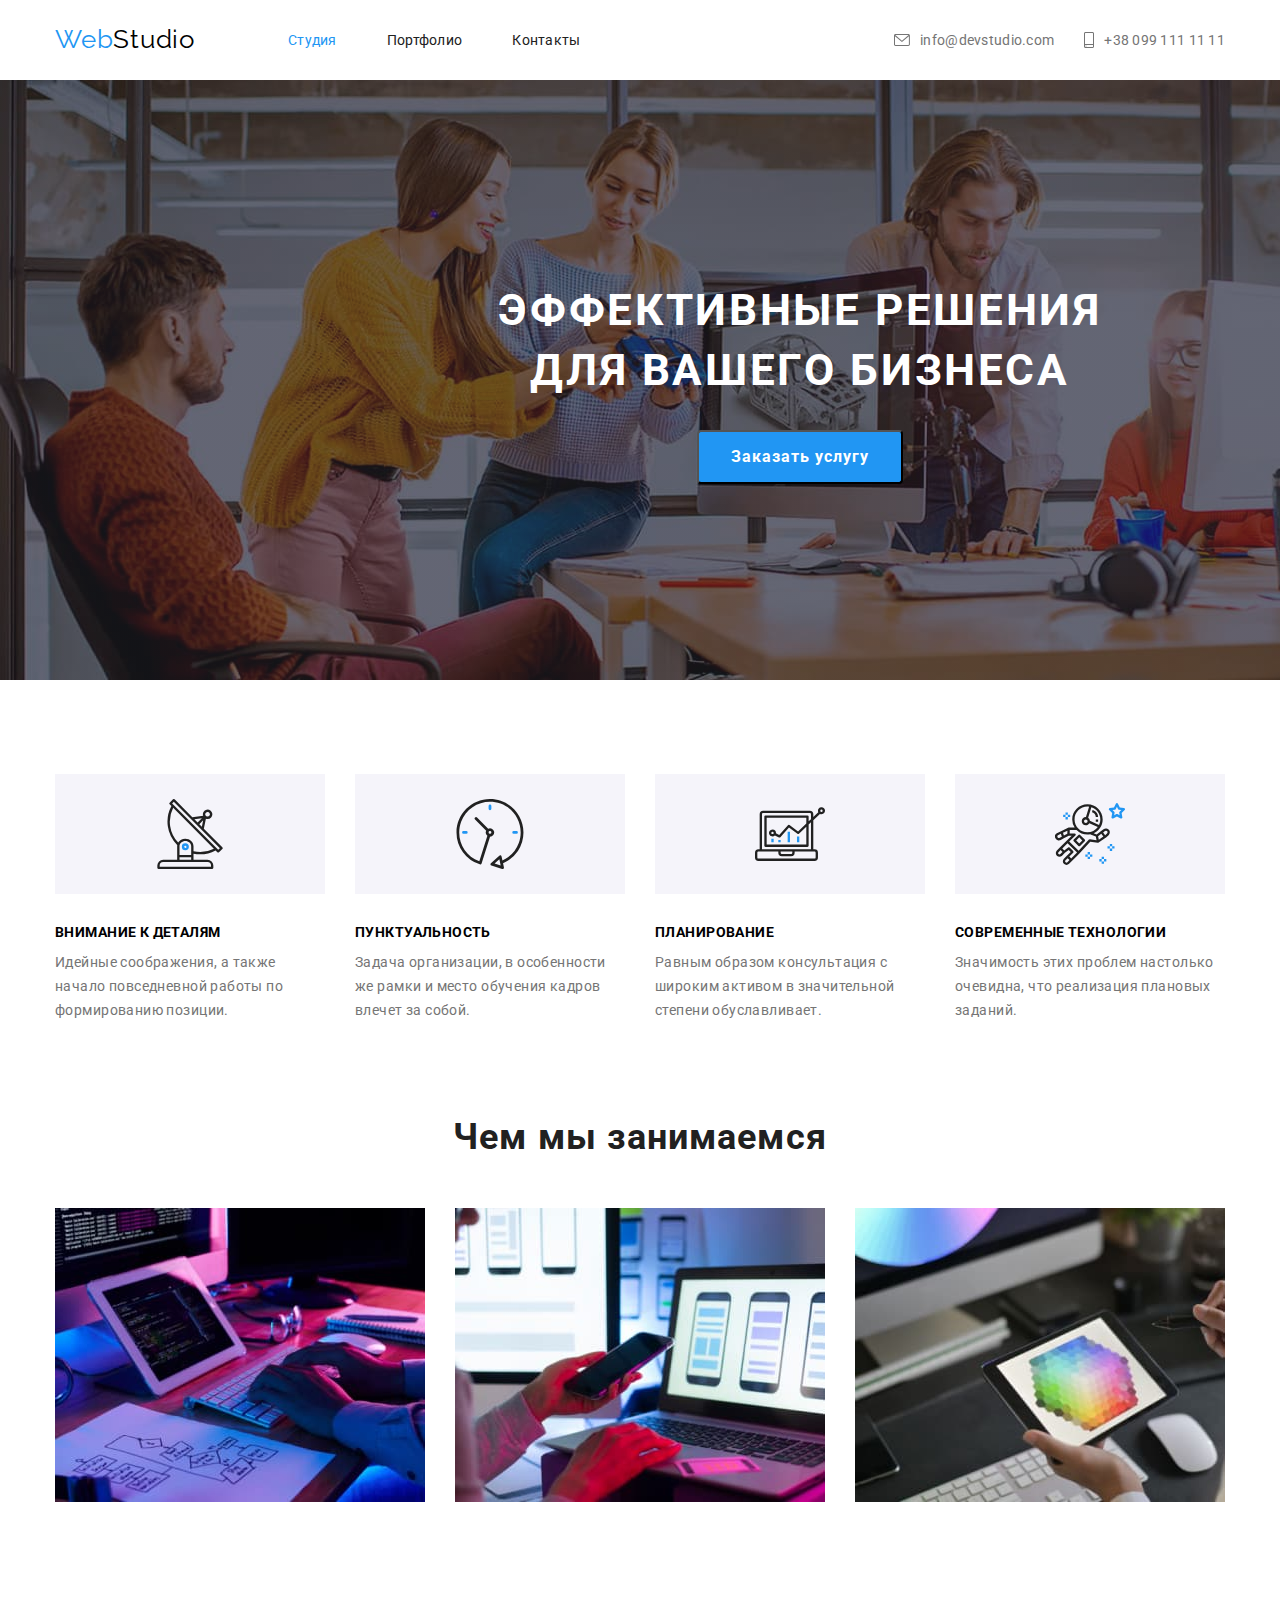
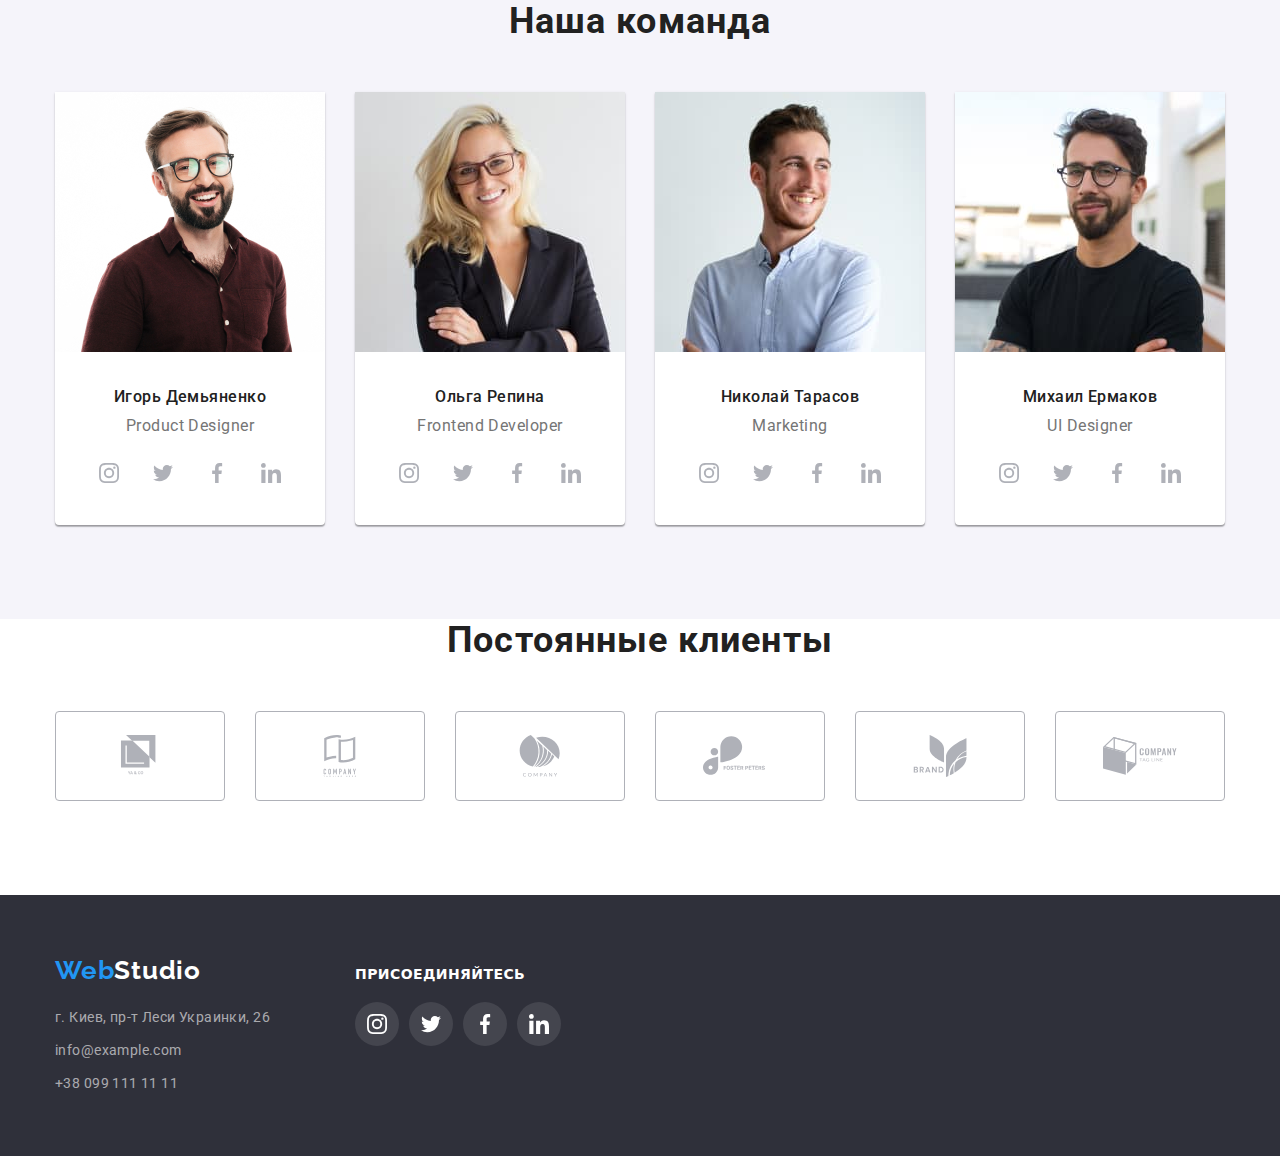
<file: index.html>
<!DOCTYPE html>
<html lang="en">
<head>
    <meta charset="UTF-8">
    <meta name="viewport" content="width=device-width, initial-scale=1.0">
    <title>goit-markup-hw-04</title>
    <link rel="stylesheet" href="./css/modern-normalize.css">
    <link rel="stylesheet" href="./css/index.css">
    <link rel="preconnect" href="https://fonts.gstatic.com">
    <link href="https://fonts.googleapis.com/css2?family=Raleway:wght@700&family=Roboto:wght@400;500;700;900&display=swap"
        rel="stylesheet">
</head>
<body>
    
    <header class="container">
        <div class="navi-flex">
            <nav class="navigation">
                <a class="logo-text-frt" href="./index.html"> <span class="logo">Web</span>Studio</a>
                <ul class="site-nav">
                    <li class="item"><a class="nav-text-s" href="./index.html">Студия</a></li>
                    <li class="item"><a href="./portfolio.html">Портфолио</a></li>
                    <li class="item"><a href="#"> Контакты</a></li>
                </ul>
            </nav>
            <ul class="contacts-list">
                <li> <a class="contacts mail contacts-hover" href="mailto:info@devstudio.com">
                    <svg class="icon-envelope contacts-hover">
                        <use href="./images/symbol-defs.svg#icon-envelope"></use>
                    </svg>
                    info@devstudio.com
            </a></li>
                <li><a class="contacts phone contacts-hover" href="#">
                    <svg class="icon-smartphone contacts-hover">
                        <use href="./images/symbol-defs.svg#icon-smartphone"></use>
                    </svg> 
                    +38 099 111 11 11
                </a>
            </li>
            </ul>
        </div>
    </header>
    
    <main>
        <!-- Герой -->
        <div class="hero-block back-settings">
            <section class=" hero centered">
            <h1 class="hero-title">Эффективные решения <br> для вашего бизнеса</h1>
            <button class="btn-title">Заказать услугу</button>
        </section>
        </div>
        
    </main>
        <!-- Преимущества -->
    <section>
    <div class="container">
        <h2 class=" advant-title visually-hidden">Преимущества</h2>
        <ul class="section-list-advant">
            <li class="item">
                <div class="icon-container">
                    <svg class="advant-icon">
                        <use href="./images/symbol-defs.svg#icon-antenna"></use>
                    </svg>
                </div>
                <h3 class="title-text-list title-font-list">Внимание к деталям</h3>
                <p class="text">Идейные соображения, а также<br> начало повседневной работы по формированию позиции.</p>
            </li>
            <li class="item">
                <div class="icon-container">
                    <svg class="advant-icon">
                        <use href="./images/symbol-defs.svg#icon-clock"></use>
                    </svg>
                </div>
                <h3 class="title-text-list title-font-list">Пунктуальность</h3>
                <p class="text">Задача организации, в особенности<br> же рамки и место обучения кадров влечет за собой.</p>
            </li>
            
            <li class="item">
                <div class="icon-container">
                    <svg class="advant-icon">
                        <use href="./images/symbol-defs.svg#icon-diagram"></use>
                    </svg>
                </div>
                <h3 class="title-text-list title-font-list">Планирование</h3>
                <p class="text">Равным образом консультация с<br> широким активом в значительной степени обуславливает.</p>
            </li>
            
            <li class="item">
                <div class="icon-container">
                    <svg class="advant-icon">
                        <use href="./images/symbol-defs.svg#icon-astronaut"></use>
                    </svg>
                </div>
                <h3 class="title-text-list title-font-list">Современные технологии</h3>
                <p class="text">Значимость этих проблем настолько<br> очевидна, что реализация плановых заданий.</p>
            </li>
        </ul>
        
    
</div>
    </section>
        
        <!-- Чем занимаются -->
    <section>
        <div class="container">
        <h2 class="title-text centered title-font">Чем мы занимаемся</h2>
        <ul class="section-list">
            <li>
                <img src="./images/box1.jpg" width="370" alt="Работа с кодом">
            </li>
    
            <li>
                <img src="./images/box2.jpg" width="370" alt="Адаптация мобильной версии">
            </li>
    
            <li>
                <img src="./images/box3.jpg" width="370" alt="Цветовая палитра">
            </li>
        </ul>
    </div>
    </section>
       
        <!-- Команда мечты -->
    <section class="back-color">
        <div class="container">
        <h2 class="title-text centered title-font">Наша команда</h2>
        <ul class="section-list-team centered">
            <li class="card-item">
                <img src="./images/img1.jpg" width="270" alt="фото">
                <h3 class="title-text-name title-font-name">Игорь Демьяненко</h3>
                <p class="p-text">Product Designer</p>
                <ul class="social-list">
                <li class="soc-item">
                    <a class="soc-link" href="#">
                    <svg class="soc-icon">
                        <use href="./images/symbol-defs.svg#icon-instagram">
                        </use>
                    </svg>
                    </a>
                </li>
                <li class="soc-item">
                    <a class="soc-link" href="#">
                    <svg class="soc-icon">
                        <use href="./images/symbol-defs.svg#icon-twitter">
                        </use>
                    </svg>
                    </a>
                </li>
                <li class="soc-item">
                    <a class="soc-link" href="#">
                    <svg class="soc-icon">
                        <use href="./images/symbol-defs.svg#icon-facebook">
                        </use>
                    </svg>
                    </a>
                </li>
                <li class="soc-item">
                    <a class="soc-link" href="#">
                    <svg class="soc-icon">
                        <use href="./images/symbol-defs.svg#icon-linkedin">
                        </use>
                    </svg>
                    </a>
                </li>
                </ul>
                  
            </li>
            <li class="card-item">
                <img src="./images/img2.jpg" width="270" alt="фото">
                <h3 class="title-text-name title-font-name">Ольга Репина</h3>
                <p class="p-text">Frontend Developer</p>
                <ul class="social-list">
                    <li class="soc-item">
                        <a class="soc-link" href="#">
                        <svg class="soc-icon">
                            <use href="./images/symbol-defs.svg#icon-instagram">
                            </use>
                        </svg>
                        </a>
                    </li>
                    <li class="soc-item">
                        <a class="soc-link" href="#">
                        <svg class="soc-icon">
                            <use href="./images/symbol-defs.svg#icon-twitter">
                            </use>
                        </svg>
                        </a>
                    </li>
                    <li class="soc-item">
                        <a class="soc-link" href="#">
                        <svg class="soc-icon">
                            <use href="./images/symbol-defs.svg#icon-facebook">
                            </use>
                        </svg>
                        </a>
                    </li>
                    <li class="soc-item">
                        <a class="soc-link" href="#">
                        <svg class="soc-icon">
                            <use href="./images/symbol-defs.svg#icon-linkedin">
                            </use>
                        </svg>
                        </a>
                    </li>
                </ul>
            
            </li>
            <li class="card-item">
                <img src="./images/img3.jpg" width="270" alt="фото">
                <h3 class="title-text-name title-font-name">Николай Тарасов</h3>
                <p class="p-text">Marketing</p>
                <ul class="social-list">
                    <li class="soc-item">
                        <a class="soc-link" href="#">
                        <svg class="soc-icon">
                            <use href="./images/symbol-defs.svg#icon-instagram">
                            </use>
                        </svg>
                        </a>
                    </li>
                    <li class="soc-item">
                        <a class="soc-link" href="#">
                        <svg class="soc-icon">
                            <use href="./images/symbol-defs.svg#icon-twitter">
                            </use>
                        </svg>
                        </a>
                    </li>
                    <li class="soc-item">
                        <a class="soc-link" href="#">
                        <svg class="soc-icon">
                            <use href="./images/symbol-defs.svg#icon-facebook">
                            </use>
                        </svg>
                        </a>
                    </li>
                    <li class="soc-item">
                        <a class="soc-link" href="#">
                        <svg class="soc-icon">
                            <use href="./images/symbol-defs.svg#icon-linkedin">
                            </use>
                        </svg>
                        </a>
                    </li>
                </ul>
            </li>
            <li class="card-item">
                <img src="./images/img4.jpg" width="270" alt="фото">
                <h3 class="title-text-name title-font-name">Михаил Ермаков</h3>
                <p class="p-text">UI Designer</p>
                <ul class="social-list">
                    <li class="soc-item">
                        <a class="soc-link" href="#">
                            <svg class="soc-icon">
                                <use href="./images/symbol-defs.svg#icon-instagram">
                                </use>
                            </svg>
                        </a>
                    </li>
                    <li class="soc-item">
                        <a class="soc-link" href="#">
                            <svg class="soc-icon">
                                <use href="./images/symbol-defs.svg#icon-twitter">
                                </use>
                            </svg>
                        </a>
                    </li>
                    <li class="soc-item">
                        <a class="soc-link" href="#">
                            <svg class="soc-icon">
                                <use href="./images/symbol-defs.svg#icon-facebook">
                                </use>
                            </svg>
                        </a>
                    </li>
                    <li class="soc-item">
                        <a class="soc-link" href="#">
                            <svg class="soc-icon">
                                <use href="./images/symbol-defs.svg#icon-linkedin">
                                </use>
                            </svg>
                        </a>
                    </li>
                </ul>
            </li>
            
        </ul>
    </div>
    </section>
        <!-- Клиенты -->
    <section>
        <div class="container">
            <h2 class="title-text centered title-font">Постоянные клиенты</h2>
            <ul class="clients-list">
                <li>
                    <a class="clients-link clients-hover" href="#">
                            <svg class="clients-logo clients-hover">
                                <use href="./images/symbol-defs.svg#icon-logo1"></use>
                            </svg>
                    </a>
                </li>
                <li>
                    <a class="clients-link clients-hover" href="#">
                        <svg class="clients-logo clients-hover">
                            <use href="./images/symbol-defs.svg#icon-logo2"></use>
                        </svg>
                    </a>
                </li>
                <li>
                    <a class="clients-link clients-hover" href="#">
                        <svg class="clients-logo clients-hover">
                            <use href="./images/symbol-defs.svg#icon-logo3"></use>
                        </svg>
                    </a>
                </li>
                <li>
                    <a class="clients-link clients-hover" href="#">
                        <svg class="clients-logo clients-hover">
                            <use href="./images/symbol-defs.svg#icon-logo4"></use>
                        </svg>
                    </a>
                </li>
                <li>
                    <a class="clients-link clients-hover" href="#">
                        <svg class="clients-logo clients-hover">
                            <use href="./images/symbol-defs.svg#icon-logo5"></use>
                        </svg>
                    </a>
                </li>
                <li>
                    <a class="clients-link clients-hover" href="#">
                        <svg class="clients-logo clients-hover">
                            <use href="./images/symbol-defs.svg#icon-logo6"></use>
                        </svg>
                    </a>
                </li>
            </ul>
        </div>
    </section>
        
        <!-- Контактные данные -->
        <footer class="bcg-section">
            <div class="container">
                <div class="footer">
                    <div class="address-container">
                    <h3 class="logo-text">Web<span class="logo-footer">Studio</span>
                    </h3>
                        <address class="footer-address">
                            <p><a class="a-title" href="#">г. Киев, пр-т Леси Украинки, 26</a></p>
                            <ul class="footer-list">
                                <li><a class="addres" href="mailto:info@example.com">info@example.com</a></li>
                                <li><a class="addres" href="tel:+380991111111">+38 099 111 11 11</a></li>
                            </ul>
                        </address>
                    </div>
                    
                    <div class="soc-link-container">
                        <section class="connect-section">
                            <h3 class="soc-title">присоединяйтесь</h3>
                            <ul class="soc-link-list">
                                <li>
                                    <a class="social-link soc-item" href="#">
                                        <svg class="soc-icon">
                                            <use href="./images/symbol-defs.svg#icon-instagram"></use>
                                        </svg>
                                    </a>
                                </li>
                                <li>
                                    <a class="social-link soc-item" href="#">
                                        <svg class="soc-icon">
                                            <use href="./images/symbol-defs.svg#icon-twitter"></use>
                                        </svg>
                                    </a>
                                </li>
                                <li>
                                    <a class="social-link soc-item" href="#">
                                        <svg class="soc-icon">
                                            <use href="./images/symbol-defs.svg#icon-facebook"></use>
                                        </svg>
                                    </a>
                                </li>
                                <li>
                                    <a class="social-link soc-item" href="#">
                                        <svg class="soc-icon">
                                            <use href="./images/symbol-defs.svg#icon-linkedin"></use>
                                        </svg>
                                    </a>
                                </li>
                            </ul>
                        </section>
                    </div>
                        
                    </div>
                        
                    </div>
                
                
            
            
        </footer>
        
    
</body>
</html>
</file>
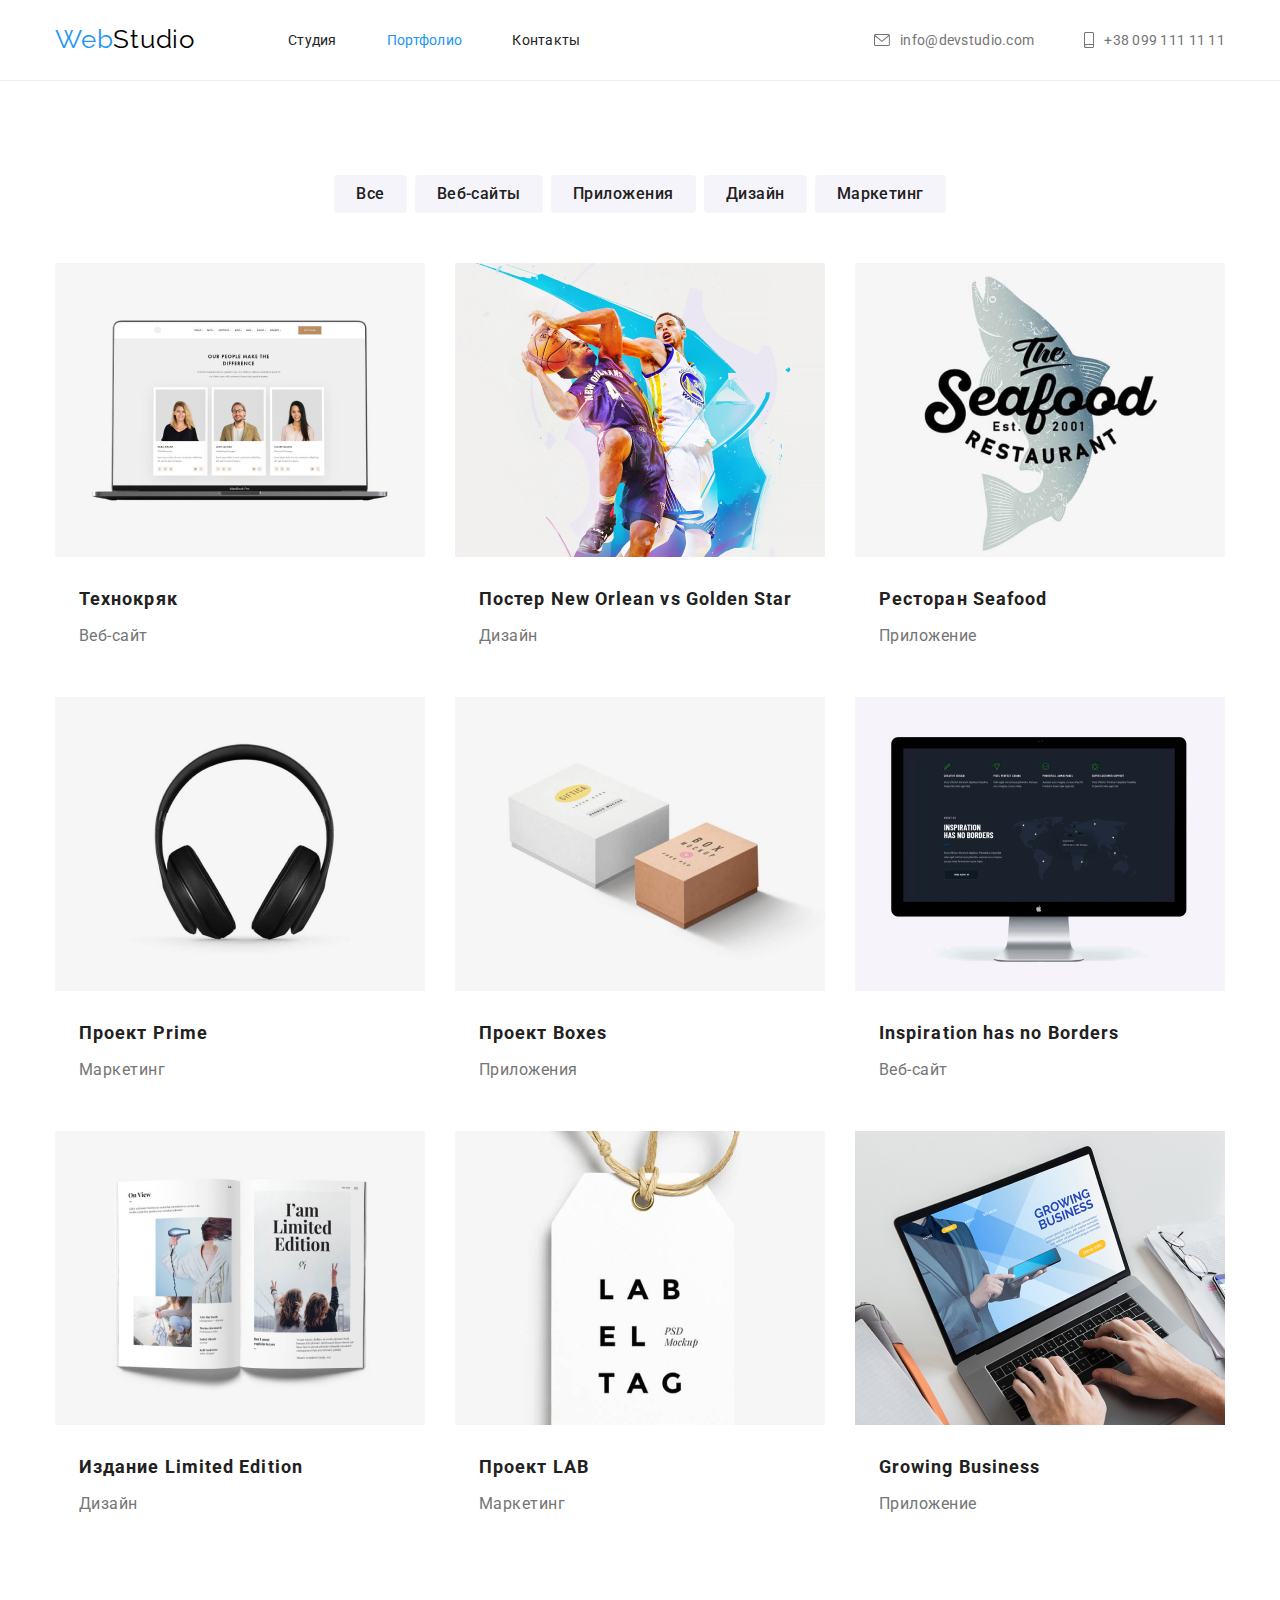
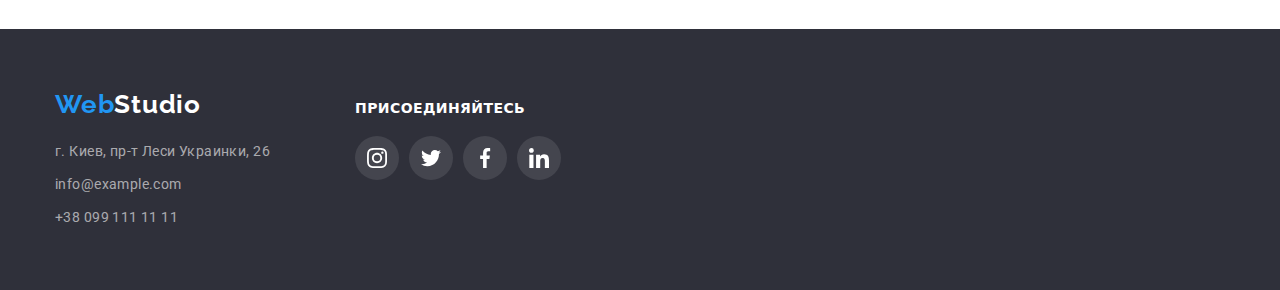
<file: portfolio.html>
<!DOCTYPE html>
<html lang="en">
<head>
    <meta charset="UTF-8">
    <meta name="viewport" content="width=device-width, initial-scale=1.0">
    <title>portfolio</title>
    <link rel="stylesheet" href="./css/modern-normalize.css">
    <link rel="stylesheet" href="./css/portfolio.css">
    <link rel="preconnect" href="https://fonts.gstatic.com">
    <link href="https://fonts.googleapis.com/css2?family=Raleway:wght@700&family=Roboto:wght@400;500;700;900&display=swap"
        rel="stylesheet">
    
</head>
<body>
    <!-- Хэдэр -->
   <header class="header">
        <div class="navi-flex">
            <nav class="navigation">
                <a class="logo-text-frt" href="./index.html"> <span class="logo">Web</span>Studio</a>
                <ul class="site-nav">
                    <li class="item"><a href="./index.html">Студия</a></li>
                    <li class="item"><a class="nav-text-s" href="./portfolio.html">Портфолио</a></li>
                    <li class="item"><a href="#"> Контакты</a></li>
                </ul>
            </nav>
            <ul class="contacts-list">
                <li> <a class="contacts mail contacts-hover" href="mailto:info@devstudio.com">
                    <svg class="icon-envelope contacts-hover">
                        <use href="./images/symbol-defs.svg#icon-envelope"></use>
                    </svg>
                    info@devstudio.com
            </a></li>
                <li><a class="contacts phone contacts-hover" href="#">
                    <svg class="icon-smartphone contacts-hover">
                        <use href="./images/symbol-defs.svg#icon-smartphone"></use>
                    </svg> 
                    +38 099 111 11 11
                </a>
            </li>
            </ul>
        </div>
    </header>
    <!-- Портфолио -->
    <section>
        <h1 class="portfolio-title visually-hidden">портфолио</h1>
    <div class="container">
        <div class="btn-indent"> 
            <ul class="btn-container">
                <li class="btn-space">
                    <button type="button" class="btn btn-font">Все</button>
                </li>
                <li class="btn-space">
                    <button type="button" class="btn btn-font">Веб-сайты</button>
                </li>
                <li class="btn-space">
                    <button type="button" class="btn btn-font">Приложения</button>
                </li>
                <li class="btn-space">
                    <button type="button" class="btn btn-font">Дизайн</button>
                </li>
                <li class="btn-space">
                    <button type="button" class="btn btn-font">Маркетинг</button>
                </li>
            </ul>
        </div>
        
        <div class="projects-container">
            <ul class="cards-list">
                <li class="cards-item">
                    <img src="./images/p.jpg" width="370" alt="ноутбук">
                    <div class="card-text">
                        <h2 class="title">Технокряк</h2>
                        <p class="text">Веб-сайт</p>
                    </div>
                    
                </li>
                <li class="cards-item">
                    <img src="./images/p1.jpg" width="370" alt="баскет">
                    <div class="card-text">
                        <h2 class="title">Постер New Orlean vs Golden Star</h2>
                        <p class="text">Дизайн</p>
                    </div>
                    
                </li>
                <li class="cards-item">
                    <img src="./images/p2.jpg" width="370" alt="ноутбук">
                    <div class="card-text">
                        <h2 class="title">Ресторан Seafood</h2>
                        <p class="text">Приложение</p>
                    </div>
                    
                </li>
                <li class="cards-item">
                    <img src="./images/p3.jpg" width="370" alt="ноутбук">
                    <div class="card-text">
                        <h2 class="title">Проект Prime</h2>
                        <p class="text">Маркетинг</p>
                    </div>
                </li>
                <li class="cards-item">
                    <img src="./images/p4.jpg" width="370" alt="ноутбук">
                    <div class="card-text">
                        <h2 class="title">Проект Boxes</h2>
                        <p class="text">Приложения</p>
                    </div>
                   
                </li>
                <li class="cards-item">
                    <img src="./images/p5.jpg" width="370" alt="ноутбук">
                    <div class="card-text">
                        <h2 class="title">Inspiration has no Borders</h2>
                        <p class="text">Веб-сайт</p>
                    </div>
                </li>
                <li class="cards-item">
                    <img src="./images/p6.jpg" width="370" alt="ноутбук">
                    <div class="card-text">
                        <h2 class="title">Издание Limited Edition</h2>
                        <p class="text">Дизайн</p>
                    </div>
                </li>
                <li class="cards-item">
                    <img src="./images/p7.jpg" width="370" alt="ноутбук">
                    <div class="card-text">
                        <h2 class="title">Проект LAB</h2>
                        <p class="text">Маркетинг</p>
                    </div>
                </li>
                <li class="cards-item">
                    <img src="./images/p8.jpg" width="370" alt="ноутбук">
                    <div class="card-text">
                        <h2 class="title">Growing Business</h2>
                        <p class="text">Приложение</p>
                    </div>
                    
                </li>
            </ul>
        </div>
        
    </div>
            
    </section>
    <!-- Футер -->
    <footer class="bcg-section">
    <div class="container">
        <div class="footer">
            <div class="address-container">
                <h3 class="logo-text">Web<span class="logo-footer">Studio</span>
                </h3>
                <address class="footer-address">
                    <p><a class="a-title" href="#">г. Киев, пр-т Леси Украинки, 26</a></p>
                    <ul class="footer-list">
                        <li><a class="addres" href="mailto:info@example.com">info@example.com</a></li>
                        <li><a class="addres" href="tel:+380991111111">+38 099 111 11 11</a></li>
                    </ul>
                </address>
            </div>
    
            <div class="soc-link-container">
                <section class="connect-section">
                    <h3 class="soc-title">присоединяйтесь</h3>
                    <ul class="soc-link-list">
                        <li>
                            <a class="social-link soc-item" href="#">
                                <svg class="soc-icon">
                                    <use href="./images/symbol-defs.svg#icon-instagram"></use>
                                </svg>
                            </a>
                        </li>
                        <li>
                            <a class="social-link soc-item" href="#">
                                <svg class="soc-icon">
                                    <use href="./images/symbol-defs.svg#icon-twitter"></use>
                                </svg>
                            </a>
                        </li>
                        <li>
                            <a class="social-link soc-item" href="#">
                                <svg class="soc-icon">
                                    <use href="./images/symbol-defs.svg#icon-facebook"></use>
                                </svg>
                            </a>
                        </li>
                        <li>
                            <a class="social-link soc-item" href="#">
                                <svg class="soc-icon">
                                    <use href="./images/symbol-defs.svg#icon-linkedin"></use>
                                </svg>
                            </a>
                        </li>
                    </ul>
                </section>
            </div>
    
        </div>
    
    </div>
    
    
    
    
    </footer>
</body>
</html>
</file>
<file: css/index.css>
:root {
  --white-text: rgba(255, 255, 255, 1);
  --white-text06: rgba(255, 255, 255, 0.6);
  --black-text: rgba(33, 33, 33, 1);
  --blue-hover: rgba(33, 150, 243, 1);
  --grey-text: rgba(117, 117, 117, 1);
  --white-border: rgba(236, 236, 236, 1);
  --white-back: rgba(245, 244, 250, 1);
  --back-gradient: rgba(47, 48, 58, 0.4);
  --social-link: rgba(175, 177, 184, 1);
}
html {
  overflow-x: hidden;
}

.visually-hidden {
  position: absolute;
  width: 1px;
  height: 1px;
  margin: -1px;
  border: 0;
  padding: 0;

  white-space: nowrap;
  clip-path: inset(100%);
  clip: rect(0 0 0 0);
  overflow: hidden;
}

li {
  list-style-type: none;
}

/* Утилитарти */
.container {
  margin: 0 auto;
  padding: 0 15px;
  width: 1200px;
  /* outline: solid 2px tomato; */
}
.title-font-list {
  font-family: Roboto;
  font-style: normal;
  font-weight: bold;
  font-size: 14px;
  line-height: 16px;
  letter-spacing: 0.03em;
  text-transform: uppercase;
}
.title-font {
  font-family: Roboto;
  font-style: normal;
  font-weight: bold;
  font-size: 36px;
  line-height: 42px;
  text-align: center;
  letter-spacing: 0.03em;
}
.title-font-name {
  font-family: Roboto;
  font-style: normal;
  font-weight: 500;
  font-size: 16px;
  line-height: 19px;
  letter-spacing: 0.03em;
}

.bcg-section {
  background-color: rgba(47, 48, 58, 1);
}

.centered {
  text-align: center;
}

/* Навигация */
.navi-flex {
  display: flex;
  justify-content: space-between;
}
.navigation {
  display: flex;
  flex-direction: row;
}

.logo {
  color: var(--blue-hover);
  font-family: 'Raleway', sans-serif;
  font-style: normal;
  font-size: 26px;
  line-height: 31px;
  letter-spacing: 0.03em;
}
.logo-text-frt {
  display: inline-block;
  padding-top: 24px;
  padding-bottom: 25px;
  font-family: 'Raleway', sans-serif;
  font-size: 26px;
  line-height: 31px;
  letter-spacing: 0.03em;
  color: rgba(0, 0, 0, 1);
  text-decoration: none;
}

.logo-text {
  color: var(--blue-hover);
  font-family: 'Raleway', sans-serif;
  font-style: normal;
  font-size: 26px;
  line-height: 31px;
  letter-spacing: 0.03em;
  text-decoration: none;
  margin: 0;
}

.site-nav {
  display: flex;
  align-items: center;
  margin: 0;
  margin-left: 93px;
  padding: 0;
}
.site-nav .item:not(:last-child) {
  margin-right: 50px;
}

.site-nav a {
  color: var(--black-text);
  font-family: 'Roboto', sans-serif;
  font-style: normal;
  font-size: 14px;
  line-height: 16px;
  letter-spacing: 0.02em;
  text-decoration: none;
}
.site-nav a:hover,
.site-nav a:focus {
  color: var(--blue-hover);
}
.contacts {
  color: var(--grey-text);
  font-family: 'Roboto', sans-serif;
  font-style: normal;
  font-size: 14px;
  line-height: 16px;
  letter-spacing: 0.02em;
  text-decoration: none;
}

.contacts-hover:hover,
.contacts-hover:focus {
  color: var(--blue-hover);
  fill: var(--blue-hover);
}

.contacts-list {
  display: flex;
  align-items: center;
  padding: 0;
  margin-top: 0;
  margin-bottom: 0;
  margin-left: auto;
}
.contacts-list .mail {
  margin-right: 30px;
  display: flex;
  justify-content: center;
  align-items: center;
}
.icon-envelope {
  width: 16px;
  height: 12px;
  margin-right: 10px;
  fill: currentColor;
}

.contacts-list .phone {
  display: flex;
  justify-content: center;
  align-items: center;
}
.icon-smartphone {
  width: 10px;
  height: 16px;
  margin-right: 10px;
  fill: currentColor;
}

.site-nav .nav-text-s {
  color: var(--blue-hover);
  font-family: 'Roboto', sans-serif;
  font-style: normal;
  font-size: 14px;
  line-height: 16px;
  letter-spacing: 0.02em;
  text-decoration: none;
}
/* Герой */
.hero-block {
  margin-left: auto;
  margin-right: auto;
  width: 1600px;
  /* outline: solid 2px tomato; */
}
.back-settings {
  width: 1600px;
  background-size: cover;
  background-repeat: no-repeat;
  background-color: rgba(47, 48, 58, 1);
  background-image: linear-gradient(
      to right,
      rgba(47, 48, 58, 0.4),
      rgba(47, 48, 58, 0.4)
    ),
    url('../images/bcg.jpg');
}
.hero {
  margin: 0 auto;
  padding: 0 15px;
  width: 1200px;
  height: 600px;
}

.hero-title,
.btn-title,
.a-title {
  color: var(--white-text);
}
.hero-title {
  margin: 0;
  padding-top: 200px;
  font-family: Roboto;
  font-style: normal;
  /* font-weight: 900; */
  font-size: 44px;
  line-height: 60px;
  letter-spacing: 0.06em;
  text-transform: uppercase;
}

.btn-title {
  background-color: rgba(33, 150, 243, 1);
  min-width: 200px;
  margin-top: 30px;
  border-radius: 4px;
  padding: 10px 32px;
  font-family: Roboto;
  font-style: normal;
  font-weight: bold;
  font-size: 16px;
  line-height: 30px;
  letter-spacing: 0.06em;
  text-align: center;
  text-decoration: none;
}
/* Секции */

.advant-title {
  margin: 0 0 50px;
  font-family: Roboto;
  font-style: normal;
  font-weight: bold;
  font-size: 36px;
  line-height: 42px;
  text-align: center;
  letter-spacing: 0.03em;
  text-transform: capitalize;
}

.icon-container {
  display: flex;
  justify-content: center;
  align-items: center;
  width: 270px;
  height: 120px;
  margin-bottom: 30px;
  background-color: var(--white-back);
}

.advant-icon {
  width: 70px;
  height: 70px;
}

.section-list-advant {
  display: flex;
  flex-direction: row;
  justify-content: flex-start;
  margin: 0 auto;
  padding: 94px 0;
}
.section-list-advant .item {
  max-width: 270px;
}
.section-list-advant li:not(:last-child) {
  margin-right: 30px;
}

.section-list {
  display: flex;
  flex-direction: row;
  justify-content: space-between;
  margin: 0;
  padding: 0 0 94px;
}

.section-list-team {
  display: flex;
  flex-direction: row;
  justify-content: space-between;
  margin: 0;
  padding: 0 0 94px;
}

.section-list li:not(:last-child) {
  margin-right: 30px;
}

.section-list-team .card-item:not(:last-child) {
  margin-right: 30px;
}

.section-list .list {
  margin-top: 0;
  margin-bottom: 10px;
}
.title-text-list {
  margin-top: 0;
  margin-bottom: 10px;
}

.back-color {
  background-color: var(--white-back);
}

.card-item {
  box-shadow: 0px 1px 3px rgba(0, 0, 0, 0.12), 0px 1px 1px rgba(0, 0, 0, 0.14),
    0px 2px 1px rgba(0, 0, 0, 0.2);
  border-radius: 0px 0px 4px 4px;
  background-color: #fff;
}

.social-list {
  display: flex;
  justify-content: center;
  align-items: center;
  padding: 0;
  margin-top: 16px;
  margin-bottom: 30px;
}

.social-list a {
  display: flex;
  justify-content: center;
  align-items: center;
  width: inherit;
  height: inherit;
  padding: 5px;
  fill: var(--social-link);
  border-radius: 24px;
}

.soc-link:hover,
.soc-link:focus {
  background-color: var(--blue-hover);
  fill: var(--white-text);
}

.soc-item:not(:last-child) {
  margin-right: 10px;
}

.soc-icon {
  width: 20px;
  height: 20px;
}
.soc-item {
  width: 44px;
  height: 44px;
}

/* CLIENTS */

.clients-link {
  color: var(--social-link);
}

.clients-list a {
  display: flex;
  justify-content: center;
  align-items: center;
  border: 1px solid currentColor;
  border-radius: 4px;
  width: 170px;
  height: 90px;
}

.clients-list li:not(:last-child) {
  margin-right: 30px;
}

.clients-list {
  display: flex;
  justify-content: center;
  padding: 0 0 94px;
  margin: 0;
}

.clients-list svg {
  fill: currentColor;
}

.clients-hover:hover,
.clients-hover:focus {
  color: var(--blue-hover);
  fill: var(--blue-hover);
}

.clients-logo {
  width: 74px;
  height: 42px;
}

.title-text {
  color: var(--black-text);
  margin-top: 0;
  margin-bottom: 50px;
}
.title-text-name {
  color: var(--black-text);
  margin: 30px 0 0;
}

.text {
  margin: 0px;
  color: var(--grey-text);
  font-family: 'Roboto', sans-serif;
  font-size: 14px;
  line-height: 24px;
  letter-spacing: 0.03em;
  text-align: left;
}
.p-text {
  margin: 10px 0 0;
  color: var(--grey-text);
  font-family: Roboto;
  font-size: 16px;
  line-height: 19px;
  letter-spacing: 0.03em;
}
/* Футер */

.footer {
  display: flex;
  align-items: baseline;
}

.address-container {
  /* display: flex; */
  width: 230px;
  margin-right: 70px;
}

.soc-link-container {
  width: 206px;
}

.soc-link-list svg {
  fill: var(--white-text);
}

.soc-title {
  color: var(--white-text);
  font-size: 14px;
  line-height: 16px;
  letter-spacing: 0.03em;
  text-transform: uppercase;
  margin: 0;
}

.soc-link-list {
  display: flex;
  justify-content: space-between;
  padding: 0;
  margin: 20px 0 0;
}
.social-link:hover,
.social-link:focus {
  background-color: var(--blue-hover);
}

.soc-link-list a {
  display: flex;
  justify-content: center;
  align-items: center;
  border-radius: 24px;
  background-color: rgba(255, 255, 255, 0.1);
}

.logo-footer {
  color: var(--white-text);
  font-family: 'Raleway', sans-serif;
  font-style: normal;
  font-size: 26px;
  line-height: 31px;
  letter-spacing: 0.03em;
}
.container .footer {
  padding: 60px 0 60px 0;
}

.footer-address {
  margin-top: 20px;
  font-style: normal;
  font-weight: normal;
  font-size: 14px;
  line-height: 1.714;
  letter-spacing: 0.03em;
}
.footer-address p {
  margin: 0;
}
.footer-list {
  padding: 0;
  margin: 0;
}
.footer-list li {
  margin-top: 9px;
}
.addres,
.a-title {
  color: var(--white-text06);
  font-family: 'Roboto', sans-serif;
  font-style: normal;
  text-decoration: none;
}
</file>
<file: css/portfolio.css>
:root {
  --white-text: rgba(255, 255, 255, 1);
  --white-text06: rgba(255, 255, 255, 0.6);
  --black-text: rgba(33, 33, 33, 1);
  --blue-hover: rgba(33, 150, 243, 1);
  --grey-text: rgba(117, 117, 117, 1);
  --white-border: rgba(236, 236, 236, 1);
  --white-back: rgba(245, 244, 250, 1);
  --border-color: rgba(238, 238, 238, 1);
}
.visually-hidden {
  position: absolute;
  width: 1px;
  height: 1px;
  margin: -1px;
  border: 0;
  padding: 0;

  white-space: nowrap;
  clip-path: inset(100%);
  clip: rect(0 0 0 0);
  overflow: hidden;
}
li {
  list-style-type: none;
}
/* Утилитарти */

.container {
  margin: 0 auto;
  padding: 0 15px;
  width: 1200px;
}

.bcg-section {
  background-color: rgba(47, 48, 58, 1);
}
/* Навигация */

.header {
  border-bottom: 1px solid var(--white-border);
}

.navi-flex {
  margin: 0 auto;
  padding: 0 15px;
  width: 1200px;
  display: flex;
  justify-content: space-between;
}
.navigation {
  display: flex;
  flex-direction: row;
}
.logo {
  color: var(--blue-hover);
  font-family: 'Raleway', sans-serif;
  font-style: normal;
  font-size: 26px;
  line-height: 31px;
  letter-spacing: 0.03em;
}
.logo-text-frt {
  display: inline-block;
  padding-top: 24px;
  padding-bottom: 25px;
  font-family: 'Raleway', sans-serif;
  font-size: 26px;
  line-height: 31px;
  letter-spacing: 0.03em;
  color: rgba(0, 0, 0, 1);
  text-decoration: none;
}
.logo-text {
  color: var(--blue-hover);
  font-family: 'Raleway', sans-serif;
  font-style: normal;
  font-size: 26px;
  line-height: 31px;
  letter-spacing: 0.03em;
  text-decoration: none;
  margin: 0;
}
.site-nav {
  display: flex;
  align-items: center;
  margin: 0;
  margin-left: 93px;
  padding: 0;
}
.site-nav .item:not(:last-child) {
  margin-right: 50px;
}
.site-nav a {
  color: var(--black-text);
  font-family: 'Roboto', sans-serif;
  font-style: normal;
  font-size: 14px;
  line-height: 16px;
  letter-spacing: 0.02em;
  text-decoration: none;
}
.site-nav a:hover,
.site-nav a:focus {
  color: var(--blue-hover);
}
.contacts {
  color: var(--grey-text);
  font-family: 'Roboto', sans-serif;
  font-style: normal;
  font-size: 14px;
  line-height: 16px;
  letter-spacing: 0.02em;
  text-decoration: none;
}

.contacts-hover:hover,
.contacts-hover:focus {
  color: var(--blue-hover);
  fill: var(--blue-hover);
}

.contacts-list {
  display: flex;
  align-items: center;
  padding: 0;
  margin-top: 0;
  margin-bottom: 0;
  margin-left: auto;
}
.contacts-list .mail {
  padding-right: 50px;
  display: flex;
  justify-content: center;
  align-items: center;
}
.icon-envelope {
  width: 16px;
  height: 12px;
  margin-right: 10px;
  fill: currentColor;
}

.contacts-list .phone {
  display: flex;
  justify-content: center;
  align-items: center;
}
.icon-smartphone {
  width: 10px;
  height: 16px;
  margin-right: 10px;
  fill: currentColor;
}
.site-nav .nav-text-s {
  color: var(--blue-hover);
  font-family: 'Roboto', sans-serif;
  font-style: normal;
  font-size: 14px;
  line-height: 16px;
  letter-spacing: 0.02em;
  text-decoration: none;
}
/* Портфолио */
.portfolio-title {
  margin: 94px 0 50px;
  font-family: Roboto;
  font-style: normal;
  font-weight: bold;
  font-size: 36px;
  line-height: 42px;
  text-align: center;
  letter-spacing: 0.03em;
  text-transform: uppercase;
}

/* Кнопки */

.btn-indent {
  margin: 94px 0 50px;
}

.btn-container li:not(:last-child) {
  margin-right: 8px;
}

.btn {
  color: var(--black-text);
  border-radius: 4px;
  background-color: var(--white-back);
  border: none;
  padding: 6px 22px;
}
.btn-font {
  font-family: Roboto;
  font-style: normal;
  font-weight: 500;
  font-size: 16px;
  line-height: 26px;
  text-align: center;
  letter-spacing: 0.03em;
  /* text-transform: capitalize; */
}

.btn-title,
.a-title {
  color: var(--white-text);
}

.btn-container {
  display: flex;
  flex-direction: row;
  justify-content: center;
  margin: 0;
  padding: 0;
}

.btn:hover,
.btn:focus {
  color: var(--white-text);
  background-color: var(--blue-hover);
  box-shadow: 0px 3px 1px rgba(0, 0, 0, 0.1), 0px 1px 2px rgba(0, 0, 0, 0.08),
    0px 2px 2px rgba(0, 0, 0, 0.12);
}

/* Проэкты */

.cards-list {
  margin: 0;
}

.projects-container {
  margin-bottom: 94px;
}

.projects-container .cards-list {
  display: flex;
  flex-wrap: wrap;
  margin: 0;
  padding: 0;
}

.cards-list .cards-item {
  width: 370px;
  height: 404px;
  background-color: #fff;
}
.cards-item:not(:nth-child(3n)) {
  margin-right: 30px;
}
.cards-item:not(:nth-last-child(-n + 3)) {
  margin-bottom: 30px;
}

.cards-item:hover,
.cards-item:focus {
  box-shadow: 0px 1px 1px rgba(0, 0, 0, 0.12), 0px 4px 4px rgba(0, 0, 0, 0.06),
    1px 4px 6px rgba(0, 0, 0, 0.16);
  border: 1px solid var(--border-color);
}

.card-text {
  padding: 20px 24px;
}
.title {
  color: var(--black-text);
  font-family: Roboto;
  font-style: normal;
  font-weight: bold;
  font-size: 18px;
  line-height: 36px;
  letter-spacing: 0.06em;
  margin: 0;
}

.text {
  margin: 4px 0 0;
  color: var(--grey-text);
  font-family: Roboto;
  font-style: normal;
  font-weight: normal;
  font-size: 16px;
  line-height: 30px;
  letter-spacing: 0.03em;
}

/* Футер */
.footer {
  display: flex;
  align-items: baseline;
}

.address-container {
  width: 230px;
  margin-right: 70px;
}

.soc-link-container {
  width: 206px;
}

.soc-link-list svg {
  fill: var(--white-text);
}

.soc-title {
  color: var(--white-text);
  font-size: 14px;
  line-height: 16px;
  letter-spacing: 0.03em;
  text-transform: uppercase;
  margin: 0;
}

.soc-link-list {
  display: flex;
  justify-content: space-between;
  padding: 0;
  margin: 20px 0 0;
}
.social-link:hover,
.social-link:focus {
  background-color: var(--blue-hover);
}

.soc-link-list a {
  display: flex;
  justify-content: center;
  align-items: center;
  border-radius: 24px;
  background-color: rgba(255, 255, 255, 0.1);
}

.soc-item:not(:last-child) {
  margin-right: 10px;
}

.soc-icon {
  width: 20px;
  height: 20px;
}
.soc-item {
  width: 44px;
  height: 44px;
}

.logo-footer {
  color: var(--white-text);
  font-family: 'Raleway', sans-serif;
  font-style: normal;
  font-size: 26px;
  line-height: 31px;
  letter-spacing: 0.03em;
}
.container .footer {
  padding: 60px 0 60px 0;
}

.footer-address {
  margin-top: 20px;
  font-style: normal;
  font-weight: normal;
  font-size: 14px;
  line-height: 1.714;
  letter-spacing: 0.03em;
}
.footer-address p {
  margin: 0;
}
.footer-list {
  padding: 0;
  margin: 0;
}
.footer-list li {
  margin-top: 9px;
}
.addres,
.a-title {
  color: var(--white-text06);
  font-family: 'Roboto', sans-serif;
  font-style: normal;
  text-decoration: none;
}
</file>
